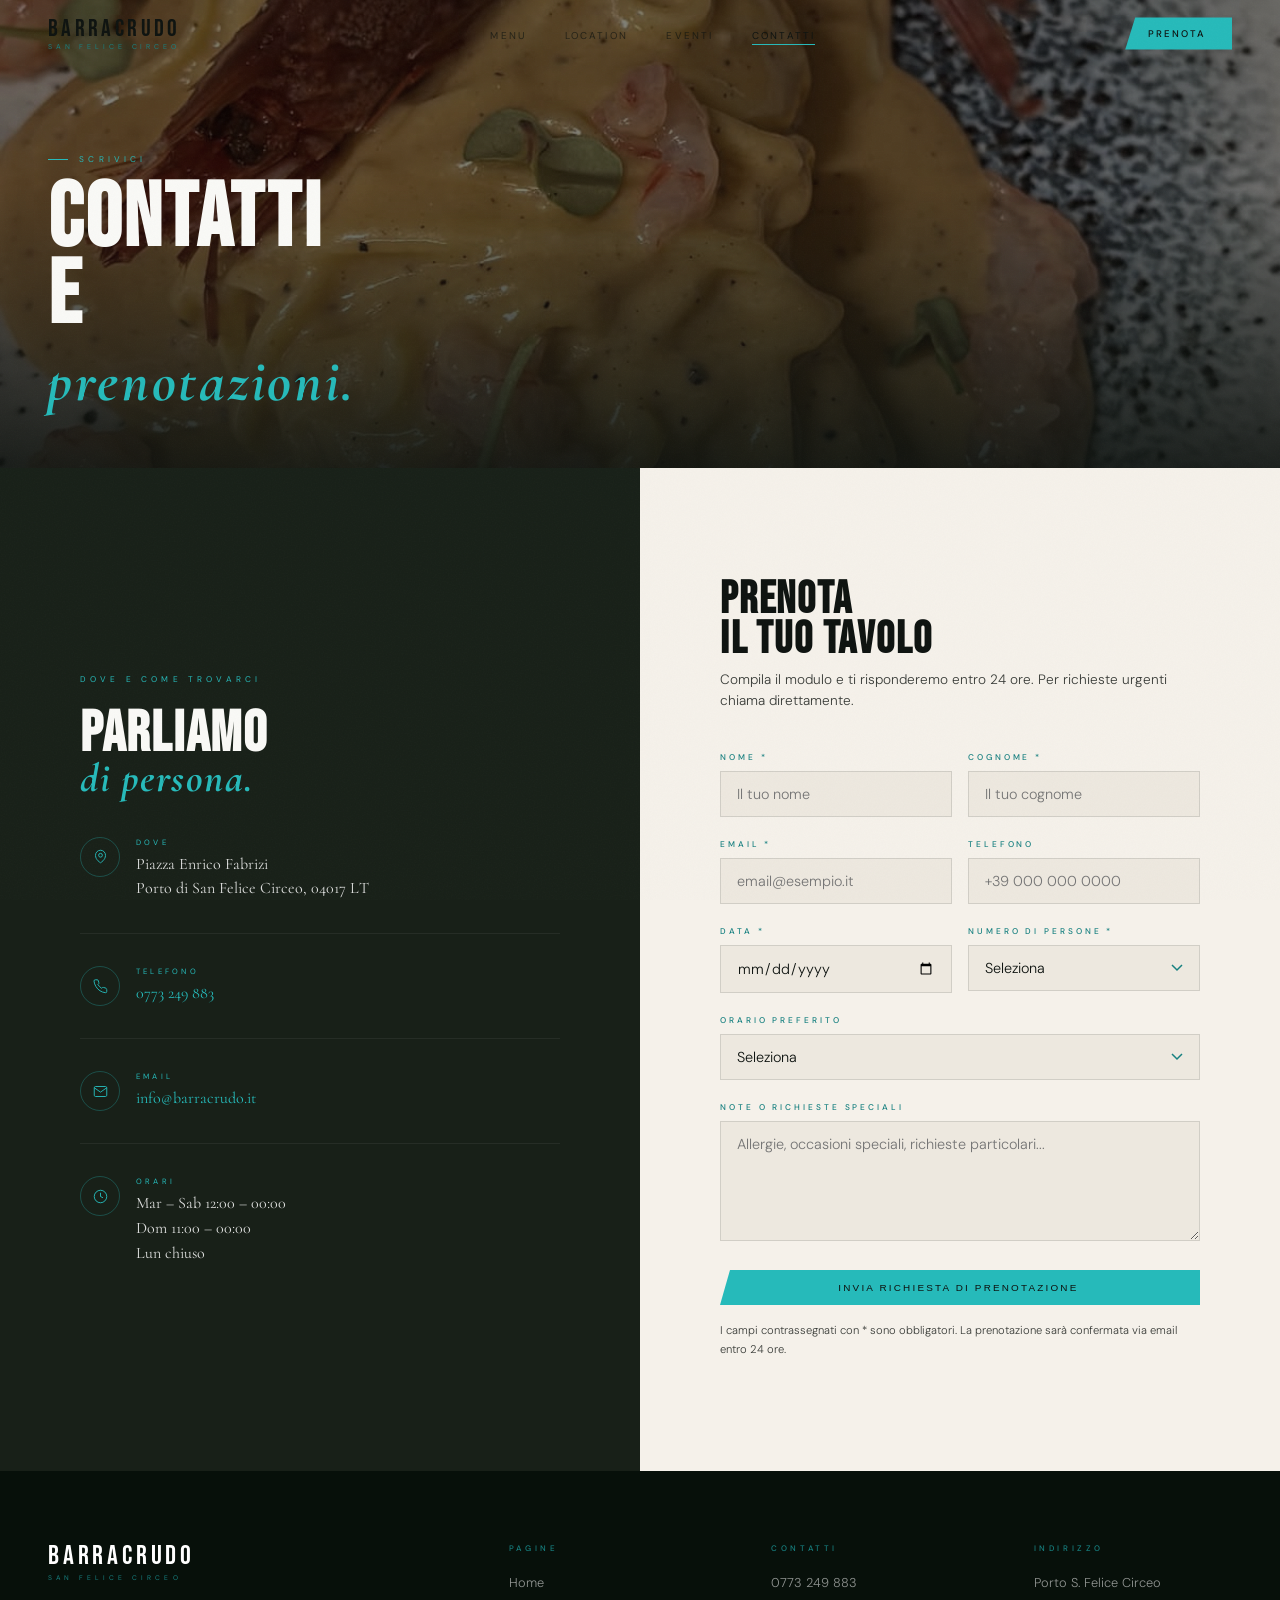
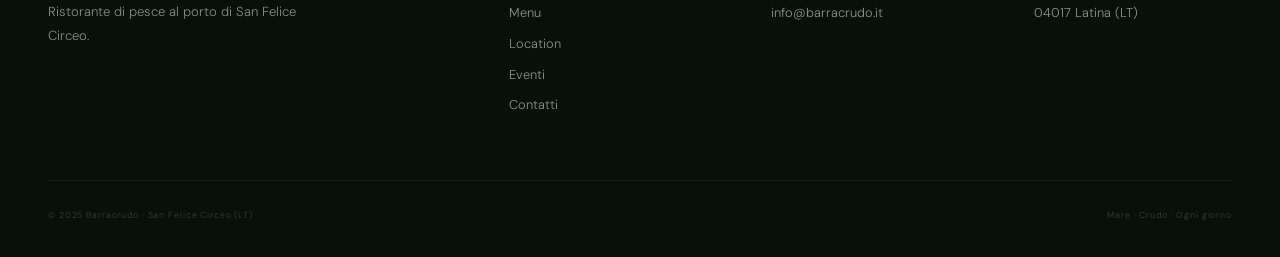
<file: contatti.html>
<!DOCTYPE html>
<html lang="it">
<head>
<meta charset="UTF-8"/>
<meta name="viewport" content="width=device-width, initial-scale=1.0"/>
<title>Contatti — Barracrudo · San Felice Circeo</title>
<link rel="preconnect" href="https://fonts.googleapis.com"/>
<link rel="preconnect" href="https://fonts.gstatic.com" crossorigin/>
<link href="https://fonts.googleapis.com/css2?family=Bebas+Neue&family=Cormorant:ital,wght@0,300;0,400;1,300;1,400&family=DM+Sans:wght@300;400;500&display=swap" rel="stylesheet"/>
<link rel="stylesheet" href="assets/style.css"/>
<style>
body{background:var(--cream)}
.contact-grid{display:grid;grid-template-columns:1fr 1fr;min-height:80vh}

/* left — info */
.contact-info{background:var(--ink2);padding:7rem 5rem;display:flex;flex-direction:column;justify-content:center}
.ci-kicker{font-size:.52rem;letter-spacing:.5em;text-transform:uppercase;color:var(--teal);margin-bottom:1.5rem}
.ci-h2{font-family:var(--f-d);font-size:clamp(2.8rem,4.5vw,5.5rem);line-height:.86;letter-spacing:.03em;color:var(--white);margin-bottom:2.5rem}
.ci-h2 em{font-family:var(--f-s);font-style:italic;color:var(--teal);font-size:.7em;display:block;margin-top:.1em}
.ci-items{display:flex;flex-direction:column;gap:2rem}
.ci-item{display:grid;grid-template-columns:40px 1fr;gap:1rem;align-items:start;padding-bottom:2rem;border-bottom:1px solid rgba(255,255,255,.06)}
.ci-item:last-child{border-bottom:none;padding-bottom:0}
.ci-ico{width:40px;height:40px;border:1px solid rgba(38,186,186,.3);border-radius:50%;display:flex;align-items:center;justify-content:center;flex-shrink:0}
.ci-ico svg{width:15px;height:15px;stroke:var(--teal);stroke-width:1.5;fill:none}
.ci-lbl{font-size:.48rem;letter-spacing:.42em;text-transform:uppercase;color:var(--teal);margin-bottom:.3rem}
.ci-val{font-family:var(--f-s);font-size:1rem;color:rgba(255,255,255,.85);line-height:1.55}
.ci-val a{color:var(--teal);transition:opacity .2s}
.ci-val a:hover{opacity:.7}

/* right — form */
.contact-form{background:var(--cream);padding:7rem 5rem;display:flex;flex-direction:column;justify-content:center}
.cf-h3{font-family:var(--f-d);font-size:clamp(2rem,3.5vw,3.5rem);line-height:.9;letter-spacing:.04em;color:var(--ink);margin-bottom:.5rem}
.cf-sub{font-size:.85rem;font-weight:300;color:var(--muted);margin-bottom:2.5rem;line-height:1.6}

.form-group{margin-bottom:1.4rem}
.form-row{display:grid;grid-template-columns:1fr 1fr;gap:1rem}
label{display:block;font-size:.52rem;letter-spacing:.35em;text-transform:uppercase;color:var(--teal2);margin-bottom:.5rem;font-weight:500}
input,textarea,select{width:100%;background:var(--sand);border:1px solid rgba(14,19,16,.12);padding:.8rem 1rem;font-family:var(--f-b);font-size:.9rem;font-weight:300;color:var(--ink);outline:none;transition:border-color .25s;border-radius:0}
input:focus,textarea:focus,select:focus{border-color:var(--teal)}
textarea{min-height:120px;resize:vertical}
select{appearance:none;cursor:pointer;background-image:url("data:image/svg+xml,%3Csvg xmlns='http://www.w3.org/2000/svg' width='12' height='8'%3E%3Cpath d='M1 1l5 5 5-5' stroke='%23178080' stroke-width='1.5' fill='none'/%3E%3C/svg%3E");background-repeat:no-repeat;background-position:right 1rem center}

.form-submit{margin-top:1.5rem}
.form-submit button{font-size:.62rem;letter-spacing:.22em;text-transform:uppercase;font-weight:500;color:var(--ink);background:var(--teal);border:none;padding:.75rem 2.2rem .75rem 2rem;clip-path:polygon(10px 0,100% 0,100% 100%,0 100%);cursor:pointer;transition:background .25s,color .25s;width:100%}
.form-submit button:hover{background:var(--teal2);color:#fff}

.form-note{font-size:.7rem;font-weight:300;color:var(--muted);margin-top:1rem;line-height:1.7}
.form-note a{color:var(--teal2)}

/* success */
.form-success{display:none;text-align:center;padding:3rem;background:rgba(38,186,186,.08);border:1px solid rgba(38,186,186,.2)}
.form-success.show{display:block}
.form-success p{font-family:var(--f-s);font-size:1.4rem;color:var(--ink);font-style:italic}
.form-success small{display:block;margin-top:.5rem;font-size:.72rem;color:var(--muted)}

@media(max-width:900px){
  .contact-grid{grid-template-columns:1fr;min-height:auto}
  .contact-info{padding:5rem 24px}
  .contact-form{padding:5rem 24px}
  .form-row{grid-template-columns:1fr}
}
</style>
</head>
<body>
<nav class="nav" id="nav">
  <a href="index.html" class="nav__logo"><span class="nav__logo-name">BARRACRUDO</span><span class="nav__logo-city">San Felice Circeo</span></a>
  <ul class="nav__links">
    <li><a href="menu.html">Menu</a></li><li><a href="location.html">Location</a></li><li><a href="eventi.html">Eventi</a></li><li><a href="contatti.html">Contatti</a></li>
  </ul>
  <a href="contatti.html" class="nav__cta">Prenota</a>
  <div class="nav__hbg" id="hbg"><span></span><span></span><span></span></div>
</nav>
<div class="nav__mob" id="mobMenu">
  <a href="menu.html">Menu</a><a href="location.html">Location</a><a href="eventi.html">Eventi</a><a href="contatti.html">Contatti</a>
  <a href="contatti.html" class="mob-cta">Prenota ora</a>
</div>

<div class="page-hero">
  <img src="assets/img/barracrudo-esterno.jpg" alt="Barracrudo contatti"/>
  <div class="page-hero-fog"></div>
  <div class="page-hero-content">
    <p class="page-hero-kicker">Scrivici</p>
    <h1 class="page-hero-h1">CONTATTI<br>E<br><em>prenotazioni.</em></h1>
  </div>
</div>

<div class="contact-grid">
  <div class="contact-info" data-reveal="left">
    <p class="ci-kicker">Dove e come trovarci</p>
    <h2 class="ci-h2">PARLIAMO<br><em>di persona.</em></h2>
    <div class="ci-items">
      <div class="ci-item">
        <div class="ci-ico"><svg viewBox="0 0 24 24"><path d="M12 22s-8-4.5-8-11.8A8 8 0 0 1 12 2a8 8 0 0 1 8 8.2c0 7.3-8 11.8-8 11.8z"/><circle cx="12" cy="10" r="3"/></svg></div>
        <div><div class="ci-lbl">Dove</div><div class="ci-val">Piazza Enrico Fabrizi<br>Porto di San Felice Circeo, 04017 LT</div></div>
      </div>
      <div class="ci-item">
        <div class="ci-ico"><svg viewBox="0 0 24 24"><path d="M22 16.92v3a2 2 0 0 1-2.18 2 19.79 19.79 0 0 1-8.63-3.07A19.5 19.5 0 0 1 4.69 12a19.79 19.79 0 0 1-3.07-8.67A2 2 0 0 1 3.6 1.27h3a2 2 0 0 1 2 1.72c.127.96.361 1.903.7 2.81a2 2 0 0 1-.45 2.11L7.91 8.86a16 16 0 0 0 6 6l.86-.86a2 2 0 0 1 2.11-.45c.907.339 1.85.573 2.81.7a2 2 0 0 1 1.72 2.01z"/></svg></div>
        <div><div class="ci-lbl">Telefono</div><div class="ci-val"><a href="tel:+390773249883">0773 249 883</a></div></div>
      </div>
      <div class="ci-item">
        <div class="ci-ico"><svg viewBox="0 0 24 24"><path d="M4 4h16c1.1 0 2 .9 2 2v12c0 1.1-.9 2-2 2H4c-1.1 0-2-.9-2-2V6c0-1.1.9-2 2-2z"/><polyline points="22,6 12,13 2,6"/></svg></div>
        <div><div class="ci-lbl">Email</div><div class="ci-val"><a href="mailto:info@barracrudo.it">info@barracrudo.it</a></div></div>
      </div>
      <div class="ci-item">
        <div class="ci-ico"><svg viewBox="0 0 24 24"><circle cx="12" cy="12" r="10"/><polyline points="12 6 12 12 16 14"/></svg></div>
        <div><div class="ci-lbl">Orari</div><div class="ci-val">Mar – Sab 12:00 – 00:00<br>Dom 11:00 – 00:00<br>Lun chiuso</div></div>
      </div>
    </div>
  </div>

  <div class="contact-form" data-reveal="right">
    <h3 class="cf-h3">PRENOTA<br>IL TUO TAVOLO</h3>
    <p class="cf-sub">Compila il modulo e ti risponderemo entro 24 ore. Per richieste urgenti chiama direttamente.</p>

    <form id="contactForm" novalidate>
      <div class="form-row">
        <div class="form-group">
          <label for="nome">Nome *</label>
          <input type="text" id="nome" name="nome" placeholder="Il tuo nome" required/>
        </div>
        <div class="form-group">
          <label for="cognome">Cognome *</label>
          <input type="text" id="cognome" name="cognome" placeholder="Il tuo cognome" required/>
        </div>
      </div>
      <div class="form-row">
        <div class="form-group">
          <label for="email">Email *</label>
          <input type="email" id="email" name="email" placeholder="email@esempio.it" required/>
        </div>
        <div class="form-group">
          <label for="telefono">Telefono</label>
          <input type="tel" id="telefono" name="telefono" placeholder="+39 000 000 0000"/>
        </div>
      </div>
      <div class="form-row">
        <div class="form-group">
          <label for="data">Data *</label>
          <input type="date" id="data" name="data" required/>
        </div>
        <div class="form-group">
          <label for="persone">Numero di persone *</label>
          <select id="persone" name="persone" required>
            <option value="">Seleziona</option>
            <option>1 persona</option>
            <option>2 persone</option>
            <option>3 persone</option>
            <option>4 persone</option>
            <option>5 persone</option>
            <option>6 persone</option>
            <option>7+ persone</option>
          </select>
        </div>
      </div>
      <div class="form-group">
        <label for="orario">Orario preferito</label>
        <select id="orario" name="orario">
          <option value="">Seleziona</option>
          <option>Pranzo (12:00 – 14:30)</option>
          <option>Cena (19:30 – 22:00)</option>
          <option>Cena tardiva (22:00+)</option>
        </select>
      </div>
      <div class="form-group">
        <label for="note">Note o richieste speciali</label>
        <textarea id="note" name="note" placeholder="Allergie, occasioni speciali, richieste particolari..."></textarea>
      </div>
      <div class="form-submit">
        <button type="submit">Invia richiesta di prenotazione</button>
      </div>
      <p class="form-note">I campi contrassegnati con * sono obbligatori. La prenotazione sarà confermata via email entro 24 ore.</p>
    </form>

    <div class="form-success" id="formSuccess">
      <p>"Grazie per la tua richiesta."</p>
      <small>Ti risponderemo entro 24 ore. A presto a Barracrudo!</small>
    </div>
  </div>
</div>

<footer>
  <div class="ft__top">
    <div class="ft__brand"><div class="ft__brand-name">BARRACRUDO</div><span class="ft__brand-city">San Felice Circeo</span><p>Ristorante di pesce al porto di San Felice Circeo.</p></div>
    <div class="ft__col"><div class="ft__col-title">Pagine</div><ul><li><a href="index.html">Home</a></li><li><a href="menu.html">Menu</a></li><li><a href="location.html">Location</a></li><li><a href="eventi.html">Eventi</a></li><li><a href="contatti.html">Contatti</a></li></ul></div>
    <div class="ft__col"><div class="ft__col-title">Contatti</div><ul><li><a href="tel:+390773249883">0773 249 883</a></li><li><a href="mailto:info@barracrudo.it">info@barracrudo.it</a></li></ul></div>
    <div class="ft__col"><div class="ft__col-title">Indirizzo</div><ul><li><a href="#">Porto S. Felice Circeo</a></li><li><a href="#">04017 Latina (LT)</a></li></ul></div>
  </div>
  <div class="ft__bottom"><p>© 2025 Barracrudo · San Felice Circeo (LT)</p><p class="ft__bottom-teal">Mare · Crudo · Ogni giorno</p></div>
</footer>

<script src="assets/nav.js"></script>
<script>
document.getElementById('contactForm').addEventListener('submit', function(e){
  e.preventDefault();
  // In production: send to Supabase or email service
  this.style.display = 'none';
  document.getElementById('formSuccess').classList.add('show');
});
</script>
</body>
</html>
</file>
<file: assets/style.css>
/* ── SHARED TOKENS & BASE ─────────────────── */
:root{
  --sand:#EDE8DF;--ink:#0E1310;--ink2:#182018;
  --teal:#26BABA;--teal2:#178080;--cream:#F5F1EA;
  --muted:#383B37;--white:#F9F9F6;
  --f-d:'Bebas Neue',sans-serif;
  --f-s:'Cormorant',serif;
  --f-b:'DM Sans',sans-serif;
}
*,*::before,*::after{margin:0;padding:0;box-sizing:border-box}
html{font-size:16px;scroll-behavior:smooth;overflow-x:hidden}
body{background:var(--sand);color:var(--ink);font-family:var(--f-b);overflow-x:hidden;-webkit-font-smoothing:antialiased}
img{display:block;max-width:100%}
a{text-decoration:none;color:inherit}
body::before{content:'';pointer-events:none;position:fixed;inset:0;z-index:9000;background:url("data:image/svg+xml,%3Csvg xmlns='http://www.w3.org/2000/svg' width='250' height='250'%3E%3Cfilter id='g'%3E%3CfeTurbulence type='fractalNoise' baseFrequency='.75' numOctaves='4' stitchTiles='stitch'/%3E%3C/filter%3E%3Crect width='250' height='250' filter='url(%23g)' opacity='.04'/%3E%3C/svg%3E");opacity:.6}

/* ── NAV ─────────────────────────────────── */
.nav{position:fixed;top:0;left:0;right:0;z-index:200;height:68px;display:flex;align-items:center;justify-content:space-between;padding:0 48px;transition:background .45s,border-color .45s,height .35s;border-bottom:1px solid transparent}
.nav.on{background:rgba(237,232,223,.96);backdrop-filter:blur(18px) saturate(1.5);border-bottom-color:rgba(14,19,16,.09);height:60px}
.nav__logo{display:flex;flex-direction:column;gap:1px}
.nav__logo-name{font-family:var(--f-d);font-size:1.5rem;letter-spacing:.14em;color:var(--ink);line-height:1;transition:font-size .3s}
.nav.on .nav__logo-name{font-size:1.3rem}
.nav__logo-city{font-size:.44rem;letter-spacing:.55em;text-transform:uppercase;color:var(--teal2);font-weight:400}
.nav__links{display:flex;gap:2.4rem;list-style:none;align-items:center}
.nav__links a{font-size:.62rem;letter-spacing:.22em;text-transform:uppercase;font-weight:400;color:var(--ink);opacity:.7;transition:opacity .2s;position:relative}
.nav__links a::after{content:'';position:absolute;bottom:-3px;left:0;width:0;height:1px;background:var(--teal);transition:width .3s}
.nav__links a:hover{opacity:1}
.nav__links a:hover::after{width:100%}
.nav__links a.active{opacity:1}
.nav__links a.active::after{width:100%}
.nav__cta{font-size:.6rem;letter-spacing:.22em;text-transform:uppercase;font-weight:500;color:var(--ink);background:var(--teal);padding:.6rem 1.6rem .6rem 1.4rem;clip-path:polygon(10px 0,100% 0,100% 100%,0 100%);transition:background .25s,color .25s,clip-path .25s;white-space:nowrap;flex-shrink:0}
.nav__cta:hover{background:var(--ink);color:var(--teal);clip-path:polygon(0 0,100% 0,calc(100% - 10px) 100%,0 100%)}
.nav__hbg{display:none;flex-direction:column;gap:5px;cursor:pointer;margin-left:1rem}
.nav__hbg span{display:block;width:23px;height:1.5px;background:var(--ink);transition:all .3s;border-radius:1px}
.nav__hbg.open span:nth-child(1){transform:rotate(45deg) translate(4.5px,4.5px)}
.nav__hbg.open span:nth-child(2){opacity:0}
.nav__hbg.open span:nth-child(3){transform:rotate(-45deg) translate(4.5px,-4.5px)}
.nav__mob{display:none;position:fixed;inset:0;background:var(--ink2);z-index:190;flex-direction:column;align-items:center;justify-content:center;gap:2.5rem}
.nav__mob.open{display:flex}
.nav__mob a{font-family:var(--f-d);font-size:clamp(2.8rem,9vw,5.5rem);letter-spacing:.1em;color:var(--white);transition:color .2s}
.nav__mob a:hover{color:var(--teal)}
.mob-cta{font-family:var(--f-b)!important;font-size:.65rem!important;letter-spacing:.3em!important;text-transform:uppercase;background:var(--teal);color:var(--ink)!important;padding:.8rem 2.5rem;margin-top:.5rem;clip-path:polygon(10px 0,100% 0,calc(100% - 10px) 100%,0 100%)}

/* ── PAGE HERO (inner pages) ─────────────── */
.page-hero{height:52vh;min-height:380px;position:relative;overflow:hidden;display:flex;align-items:flex-end;background:var(--ink2)}
.page-hero img{position:absolute;inset:0;width:100%;height:100%;object-fit:cover;filter:brightness(.5) saturate(.65)}
.page-hero-fog{position:absolute;inset:0;background:linear-gradient(to top,rgba(14,19,16,.85) 0%,transparent 60%)}
.page-hero-content{position:relative;z-index:2;padding:0 48px 3.5rem;width:100%}
.page-hero-kicker{font-size:.52rem;letter-spacing:.5em;text-transform:uppercase;color:var(--teal);display:flex;align-items:center;gap:.7rem;margin-bottom:1rem}
.page-hero-kicker::before{content:'';width:20px;height:1px;background:var(--teal)}
.page-hero-h1{font-family:var(--f-d);font-size:clamp(3.5rem,7vw,8rem);line-height:.86;letter-spacing:.03em;color:var(--white)}
.page-hero-h1 em{font-family:var(--f-s);font-style:italic;color:var(--teal);font-size:.65em}

/* ── FOOTER ──────────────────────────────── */
footer{background:#07100A;padding:4.5rem 48px 2.2rem}
.ft__top{display:grid;grid-template-columns:2fr 1fr 1fr 1fr;gap:4rem;padding-bottom:3.5rem;border-bottom:1px solid rgba(255,255,255,.06);margin-bottom:1.8rem}
.ft__brand-name{font-family:var(--f-d);font-size:1.7rem;letter-spacing:.14em;color:#fff;line-height:1}
.ft__brand-city{display:block;font-size:.42rem;letter-spacing:.6em;text-transform:uppercase;color:var(--teal2);margin-top:3px}
.ft__brand p{margin-top:1.1rem;font-size:.82rem;font-weight:300;line-height:1.85;color:rgba(255,255,255,.52);max-width:250px}
.ft__socials{display:flex;gap:.6rem;margin-top:1.3rem}
.ft__soc{width:34px;height:34px;border:1px solid rgba(38,186,186,.22);border-radius:50%;display:flex;align-items:center;justify-content:center;transition:border-color .25s,background .25s}
.ft__soc:hover{border-color:var(--teal);background:rgba(38,186,186,.1)}
.ft__soc svg{width:14px;height:14px;stroke:var(--teal);stroke-width:1.5;fill:none}
.ft__col-title{font-size:.5rem;letter-spacing:.45em;text-transform:uppercase;color:var(--teal2);margin-bottom:1.1rem;font-weight:500}
.ft__col ul{list-style:none}
.ft__col ul li{margin-bottom:.6rem}
.ft__col a{font-size:.8rem;font-weight:300;color:rgba(255,255,255,.55);transition:color .2s}
.ft__col a:hover{color:var(--teal)}
.ft__bottom{display:flex;justify-content:space-between;align-items:center;flex-wrap:wrap;gap:1rem}
.ft__bottom p{font-size:.55rem;letter-spacing:.1em;color:rgba(255,255,255,.18)}
.ft__bottom-teal{font-size:.55rem;letter-spacing:.08em;color:rgba(38,186,186,.3)}

/* ── REVEAL ──────────────────────────────── */
[data-reveal]{opacity:0;transition:opacity .95s ease,transform .95s ease}
[data-reveal="up"]{transform:translateY(38px)}
[data-reveal="left"]{transform:translateX(-38px)}
[data-reveal="right"]{transform:translateX(38px)}
[data-reveal="fade"]{transform:none}
[data-reveal].vis{opacity:1;transform:none}

/* ── BUTTONS ─────────────────────────────── */
.btn-ink{display:inline-block;font-size:.6rem;letter-spacing:.22em;text-transform:uppercase;font-weight:500;color:var(--cream);background:var(--ink);padding:.7rem 1.7rem .7rem 1.5rem;clip-path:polygon(10px 0,100% 0,100% 100%,0 100%);transition:background .25s,color .25s}
.btn-ink:hover{background:var(--teal);color:var(--ink)}
.btn-teal{display:inline-block;font-size:.6rem;letter-spacing:.22em;text-transform:uppercase;font-weight:500;color:var(--ink);background:var(--teal);padding:.7rem 1.7rem .7rem 1.5rem;clip-path:polygon(10px 0,100% 0,100% 100%,0 100%);transition:background .25s,color .25s}
.btn-teal:hover{background:var(--teal2);color:#fff}
.btn-outline{display:inline-block;font-size:.6rem;letter-spacing:.22em;text-transform:uppercase;font-weight:500;color:var(--ink);border:1px solid var(--ink);padding:.65rem 1.5rem;transition:background .25s,color .25s}
.btn-outline:hover{background:var(--ink);color:var(--white)}

/* ── KEYFRAMES ───────────────────────────── */
@keyframes fadeUp{from{opacity:0;transform:translateY(20px)}to{opacity:1;transform:none}}
@keyframes fadeIn{from{opacity:0}to{opacity:1}}

/* ── RESPONSIVE ──────────────────────────── */
@media(max-width:900px){
  .nav{padding:0 24px}
  .nav__links{display:none}
  .nav__hbg{display:flex}
  .page-hero-content{padding:0 24px 3rem}
  footer{padding:4rem 24px 2rem}
  .ft__top{grid-template-columns:1fr 1fr;gap:2.5rem}
}
@media(max-width:600px){
  .ft__top{grid-template-columns:1fr}
  .page-hero-h1{font-size:clamp(2.8rem,12vw,5rem)}
}
</file>
